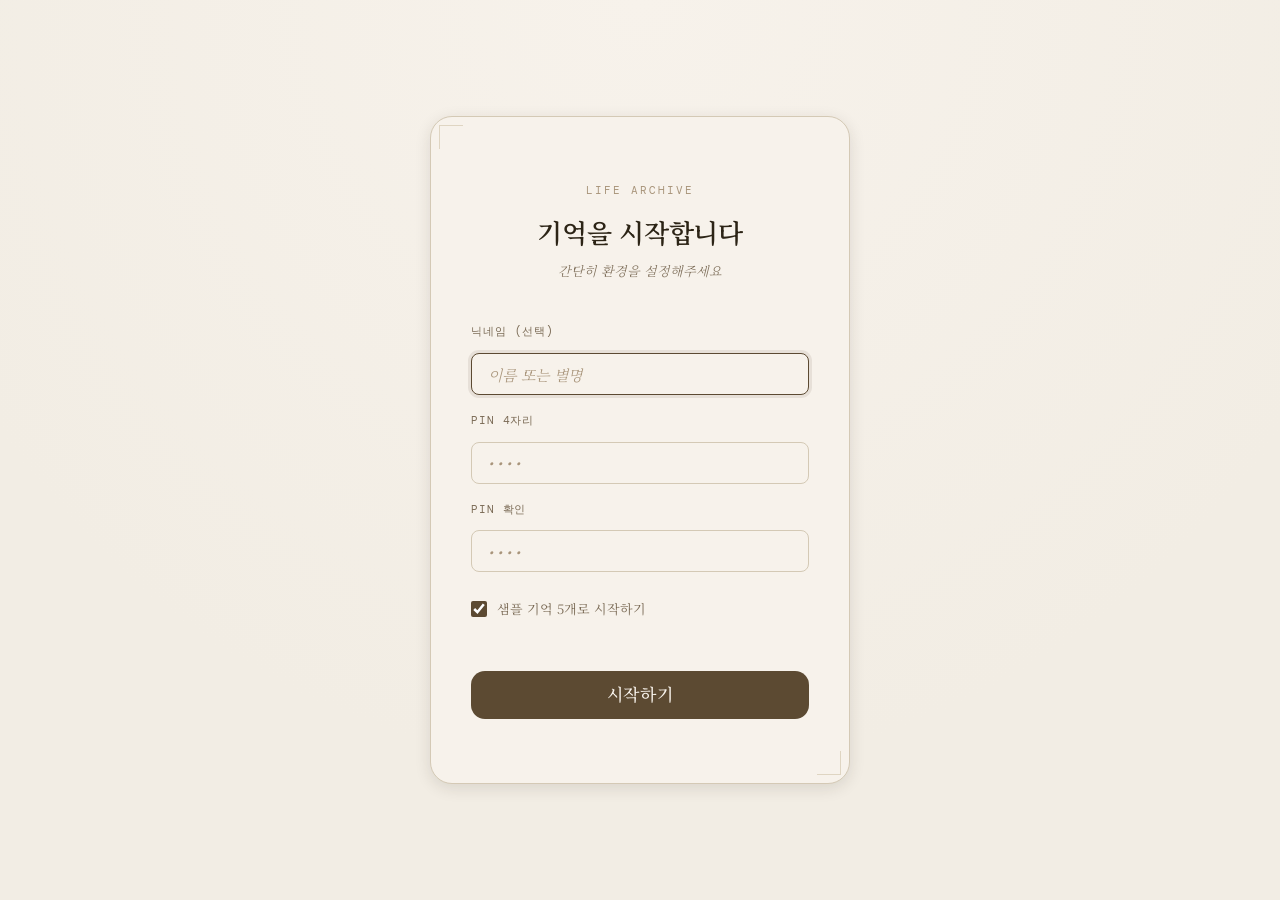
<file: index.html>
<!DOCTYPE html>
<html lang="ko">
<head>
  <meta charset="UTF-8" />
  <meta name="viewport" content="width=device-width, initial-scale=1.0" />
  <title>Life Archive — 홈</title>
  <script>
    (() => {
      try {
        const settings = JSON.parse(localStorage.getItem('life_archive_settings') || '{}');
        if (settings.theme === 'dark') document.documentElement.dataset.theme = 'dark';
      } catch {}
    })();
  </script>
  <link rel="stylesheet" href="./css/reset.css" />
  <link rel="stylesheet" href="./css/theme.css" />
  <link rel="stylesheet" href="./css/style.css" />
  <link rel="stylesheet" href="./css/index.css" />
</head>
<body>

  <div class="app-layout">
    <aside class="sidebar">
      <div class="sidebar-logo">
        <div class="sidebar-logo-title">Life Archive</div>
        <div class="sidebar-logo-sub">memory · regret</div>
      </div>

      <nav class="sidebar-nav">
        <a class="nav-item active" href="./index.html">홈</a>
        <a class="nav-item" href="./archive.html">아카이브</a>
        <a class="nav-item" href="./write.html">기록</a>
        <a class="nav-item" href="./timeline.html">타임라인</a>
        <a class="nav-item" href="./settings.html">설정</a>
      </nav>

      <div class="sidebar-quote">
        <p>기억은 사라지지 않는다,<br />다만 흩어질 뿐이다.</p>
      </div>
    </aside>

    <nav class="mobile-nav" aria-label="모바일 네비게이션">
      <div class="mobile-nav-inner">
        <a class="mobile-nav-item active" href="./index.html">홈</a>
        <a class="mobile-nav-item" href="./archive.html">아카이브</a>
        <a class="mobile-nav-item" href="./write.html">기록</a>
        <a class="mobile-nav-item" href="./timeline.html">타임라인</a>
        <a class="mobile-nav-item" href="./settings.html">설정</a>
      </div>
    </nav>

    <main class="main-content">
      <div class="container">

        <header class="home-header">
          <p class="label-text" id="home-label">Life Archive</p>
          <h1 class="page-title" id="home-title">오늘의 기억</h1>
          <p class="page-subtitle">흩어진 조각을 천천히 다시 엮어요</p>
        </header>

        <section class="home-summary" id="home-summary" hidden>
          <div class="home-summary-item">
            <span class="home-summary-value" id="home-total">0</span>
            <span class="home-summary-label">기억</span>
          </div>
          <div class="home-summary-item">
            <span class="home-summary-value" id="home-years">0</span>
            <span class="home-summary-label">연도</span>
          </div>
          <div class="home-summary-item">
            <span class="home-summary-value" id="home-top-emotion">—</span>
            <span class="home-summary-label">주요 감정</span>
          </div>
        </section>

        <section class="home-section" id="on-this-day-section" hidden>
          <div class="home-section-header">
            <div>
              <p class="label-text">On This Day</p>
              <h2 class="section-title">몇 년 전 오늘</h2>
            </div>
            <a class="memory-card-link" href="./archive.html">전체 보기 →</a>
          </div>
          <div class="home-memory-list" id="on-this-day-list"></div>
        </section>

        <section class="home-section" id="emotion-section" hidden>
          <div class="home-section-header">
            <div>
              <p class="label-text">Mood Flow</p>
              <h2 class="section-title">최근 감정 흐름</h2>
            </div>
          </div>
          <div class="home-emotion-chart" id="home-emotion-chart"></div>
        </section>

        <section class="home-cta decor-border">
          <p class="home-cta-title">오늘 남기고 싶은 장면이 있나요?</p>
          <a class="btn btn-primary btn-lg" href="./write.html">＋ 지금 기억 남기기</a>
        </section>

        <section id="home-empty" class="empty-state" hidden>
          <div class="empty-state-icon">◌</div>
          <p class="empty-state-title">아직 기록된 기억이 없습니다</p>
          <p class="empty-state-desc">첫 기억을 남기면 이곳에 흐름이 생겨요</p>
          <a class="btn btn-outline" href="./write.html">기록 시작하기</a>
        </section>

      </div>
    </main>
  </div>

  <script src="./js/utils.js"></script>
  <script src="./js/storage.js"></script>
  <script src="./js/emotion.js"></script>
  <script src="./js/app.js"></script>
  <script src="./js/index.js"></script>
</body>
</html>
</file>
<file: css/theme.css>
@import url('https://fonts.googleapis.com/css2?family=Noto+Serif+KR:wght@300;400;500;600;700&family=DM+Mono:ital,wght@0,300;0,400;0,500;1,300&display=swap');

/* ============================================
   LIFE ARCHIVE — Modern Vintage Design System
   ============================================ */

:root {

  /* ── Colors ── */
  --color-bg:           #F2EDE4;
  --color-surface:      #EBE4D8;
  --color-surface-soft: #E3DBC9;
  --color-text:         #2C2416;
  --color-muted:        #7A6A55;
  --color-subtle:       #A8947A;
  --color-primary:      #5C4A32;
  --color-primary-soft: rgba(92, 74, 50, 0.10);
  --color-gold:         #B8945A;
  --color-border:       #D4C9B5;
  --color-border-soft:  #E0D8CC;
  --color-danger:       #B85C5C;

  /* ── Decorative ── */
  --color-sepia-light:  #F7F2EB;
  --color-sepia-dark:   #C9B99A;
  --color-ink:          #1A1208;

  /* ── Emotion Colors ── */
  --emotion-happy:      #C4883A;
  --emotion-anxiety:    #7B6A9E;
  --emotion-anger:      #B85C5C;
  --emotion-lethargy:   #8A8070;
  --emotion-lonely:     #5A7A9A;
  --emotion-hope:       #5A8A6A;
  --emotion-regret:     #A87A4A;
  --emotion-excited:    #A86A80;
  --emotion-fear:       #4A6A7A;
  --emotion-confused:   #7A7A7A;

  /* ── Typography ── */
  --font-serif: 'Noto Serif KR', 'Georgia', serif;
  --font-mono:  'DM Mono', 'Courier New', monospace;

  /* ── Font Sizes ── */
  --text-xs:   11px;
  --text-sm:   13px;
  --text-base: 15px;
  --text-md:   17px;
  --text-lg:   21px;
  --text-xl:   26px;
  --text-2xl:  32px;
  --text-3xl:  42px;

  /* ── Spacing ── */
  --space-xs:  6px;
  --space-sm:  10px;
  --space-md:  16px;
  --space-lg:  24px;
  --space-xl:  40px;
  --space-2xl: 64px;

  /* ── Border Radius ── */
  --radius-sm: 8px;
  --radius-md: 14px;
  --radius-lg: 22px;
  --radius-arch: 120px 120px 8px 8px; /* 아치형 */

  /* ── Shadows ── */
  --shadow-sm: 0 1px 4px rgba(44, 36, 22, 0.08);
  --shadow-md: 0 4px 16px rgba(44, 36, 22, 0.12);
  --shadow-lg: 0 8px 32px rgba(44, 36, 22, 0.16);

  /* ── Transitions ── */
  --transition-fast: 150ms ease;
  --transition-base: 250ms ease;
  --transition-slow: 400ms ease;

  /* ── Layout ── */
  --sidebar-width:  220px;
  --content-max:    920px;
  --header-height:  56px;
  --control-height: 42px;
  --control-height-sm: 34px;
  --control-height-lg: 48px;
}

[data-theme="dark"] {
  --color-bg:           #16130F;
  --color-surface:      #211C16;
  --color-surface-soft: #2B241C;
  --color-text:         #F1E7D8;
  --color-muted:        #C0AE96;
  --color-subtle:       #8F7F68;
  --color-primary:      #D6BE92;
  --color-primary-soft: rgba(214, 190, 146, 0.12);
  --color-gold:         #CDA867;
  --color-border:       #4A3D2F;
  --color-border-soft:  #342C23;
  --color-danger:       #D17A7A;

  --color-sepia-light:  #1C1813;
  --color-sepia-dark:   #6F5E47;
  --color-ink:          #F7F2EB;

  --shadow-sm: 0 1px 4px rgba(0, 0, 0, 0.24);
  --shadow-md: 0 4px 16px rgba(0, 0, 0, 0.32);
  --shadow-lg: 0 8px 32px rgba(0, 0, 0, 0.42);
}
</file>
<file: css/style.css>
@import url('./theme.css');

/* ============================================
   LIFE ARCHIVE — Modern Vintage Base Styles
   ============================================ */


/* ── Reset ─────────────────────────────────── */
*, *::before, *::after {
  box-sizing: border-box;
  margin: 0;
  padding: 0;
}

html {
  font-size: 16px;
  -webkit-text-size-adjust: 100%;
}

body {
  font-family: var(--font-serif);
  font-size: var(--text-base);
  color: var(--color-text);
  background-color: var(--color-bg);
  line-height: 1.7;
  min-height: 100vh;
  -webkit-font-smoothing: antialiased;
}

a {
  color: inherit;
  text-decoration: none;
}

button, input, textarea, select {
  font-family: var(--font-serif);
  font-size: var(--text-base);
}

img {
  display: block;
  max-width: 100%;
}

ul, ol { list-style: none; }


/* ── 장식 테두리 (시안의 금색 코너 장식) ── */
.decor-border {
  position: relative;
}

.decor-border::before,
.decor-border::after {
  content: '';
  position: absolute;
  width: 24px;
  height: 24px;
  border-color: var(--color-sepia-dark);
  border-style: solid;
  opacity: 0.5;
}

.decor-border::before {
  top: 8px;
  left: 8px;
  border-width: 1px 0 0 1px;
}

.decor-border::after {
  bottom: 8px;
  right: 8px;
  border-width: 0 1px 1px 0;
}


/* ── Layout ─────────────────────────────────── */

.app-layout {
  display: flex;
  min-height: 100vh;
}

.main-content {
  flex: 1;
  margin-left: var(--sidebar-width);
  padding: var(--space-lg) var(--space-xl) var(--space-xl);
  width: 100%;
}

.container {
  width: 100%;
  max-width: var(--content-max);
  margin: 0 auto;
}


/* ── Sidebar ─────────────────────────────────── */

.sidebar {
  position: fixed;
  top: 0;
  left: 0;
  width: var(--sidebar-width);
  height: 100vh;
  background: var(--color-surface);
  border-right: 1px solid var(--color-border);
  display: flex;
  flex-direction: column;
  padding: var(--space-lg) 0;
  z-index: 100;
}

.sidebar-logo {
  padding: 0 var(--space-lg) var(--space-lg);
  border-bottom: 1px solid var(--color-border-soft);
  margin-bottom: var(--space-md);
}

.sidebar-logo-title {
  font-family: var(--font-serif);
  font-size: var(--text-md);
  font-weight: 700;
  color: var(--color-text);
  letter-spacing: 0.02em;
}

.sidebar-logo-sub {
  font-family: var(--font-mono);
  font-size: var(--text-xs);
  color: var(--color-subtle);
  margin-top: 2px;
  font-style: italic;
}

.sidebar-nav {
  flex: 1;
  padding: 0 var(--space-sm);
}

.nav-item {
  display: flex;
  align-items: center;
  gap: var(--space-sm);
  padding: var(--space-sm) var(--space-md);
  border-radius: var(--radius-sm);
  color: var(--color-muted);
  font-size: var(--text-sm);
  font-weight: 400;
  cursor: pointer;
  transition: all var(--transition-fast);
}

.nav-item:hover {
  color: var(--color-text);
  background: var(--color-surface-soft);
}

.nav-item.active {
  color: var(--color-primary);
  background: var(--color-primary-soft);
  font-weight: 500;
}

.nav-item svg,
.nav-item .nav-icon {
  width: 16px;
  height: 16px;
  flex-shrink: 0;
  opacity: 0.7;
}

/* 사이드바 하단 인용구 영역 */
.sidebar-quote {
  margin: var(--space-md);
  padding: var(--space-md);
  background: var(--color-sepia-light);
  border: 1px solid var(--color-border-soft);
  border-radius: var(--radius-sm);
  position: relative;
}

.sidebar-quote::before {
  content: '\201C';
  font-family: Georgia, serif;
  font-size: 32px;
  color: var(--color-sepia-dark);
  position: absolute;
  top: -4px;
  left: 10px;
  line-height: 1;
}

.sidebar-quote::after {
  content: '\201D';
  font-family: Georgia, serif;
  font-size: 32px;
  color: var(--color-sepia-dark);
  position: absolute;
  bottom: -16px;
  right: 10px;
  line-height: 1;
}

.sidebar-quote p {
  font-family: var(--font-serif);
  font-size: var(--text-xs);
  color: var(--color-muted);
  line-height: 1.8;
  font-weight: 300;
  text-align: center;
  font-style: italic;
}

/* 모바일 하단 네비 */
.mobile-nav {
  display: none;
  position: fixed;
  bottom: 0;
  left: 0;
  right: 0;
  background: var(--color-surface);
  border-top: 1px solid var(--color-border);
  padding: var(--space-xs) var(--space-sm) calc(var(--space-xs) + env(safe-area-inset-bottom));
  z-index: 200;
  box-shadow: 0 -4px 16px rgba(44, 36, 22, 0.08);
}

.mobile-nav-inner {
  display: flex;
  justify-content: space-around;
  align-items: center;
  max-width: 480px;
  margin: 0 auto;
  gap: 4px;
}

.mobile-nav-item {
  display: flex;
  flex-direction: column;
  align-items: center;
  gap: 4px;
  flex: 1;
  min-width: 0;
  padding: 7px 4px;
  color: var(--color-subtle);
  font-size: 11px;
  font-family: var(--font-mono);
  line-height: 1.2;
  text-align: center;
  cursor: pointer;
  transition: color var(--transition-fast);
}

.mobile-nav-item:hover,
.mobile-nav-item.active {
  color: var(--color-primary);
  background: var(--color-primary-soft);
  border-radius: var(--radius-sm);
}

.mobile-nav-item svg {
  width: 20px;
  height: 20px;
}


/* ── Typography ─────────────────────────────── */

.page-title {
  font-family: var(--font-serif);
  font-size: var(--text-xl);
  font-weight: 600;
  color: var(--color-text);
  letter-spacing: 0;
  line-height: 1.3;
}

.page-subtitle {
  font-family: var(--font-serif);
  font-size: var(--text-sm);
  color: var(--color-muted);
  margin-top: var(--space-xs);
  font-weight: 300;
}

.section-title {
  font-family: var(--font-serif);
  font-size: var(--text-base);
  font-weight: 500;
  color: var(--color-text);
  margin-bottom: var(--space-md);
}

.date-text {
  font-family: var(--font-mono);
  font-size: var(--text-xs);
  color: var(--color-subtle);
  letter-spacing: 0.06em;
  text-transform: uppercase;
}

.label-text {
  font-family: var(--font-mono);
  font-size: var(--text-xs);
  color: var(--color-subtle);
  text-transform: uppercase;
  letter-spacing: 0.08em;
}

.body-text {
  font-family: var(--font-serif);
  font-size: var(--text-sm);
  color: var(--color-muted);
  line-height: 1.8;
  font-weight: 300;
}


/* ── Card ───────────────────────────────────── */

.card {
  background: var(--color-sepia-light);
  border: 1px solid var(--color-border);
  border-radius: var(--radius-md);
  padding: var(--space-md);
  box-shadow: var(--shadow-sm);
  transition:
    border-color var(--transition-base),
    box-shadow var(--transition-base),
    transform var(--transition-fast);
}

.card:hover {
  border-color: var(--color-sepia-dark);
  box-shadow: var(--shadow-md);
  transform: translateY(-1px);
}

.card-soft {
  background: var(--color-surface);
  border: 1px solid var(--color-border-soft);
  border-radius: var(--radius-md);
  padding: var(--space-md);
}


/* ── Memory Card ─────────────────────────────── */

.memory-card {
  background: var(--color-sepia-light);
  border: 1px solid var(--color-border);
  border-radius: var(--radius-md);
  padding: var(--space-md);
  display: flex;
  gap: var(--space-md);
  cursor: pointer;
  transition:
    border-color var(--transition-base),
    box-shadow var(--transition-base),
    transform var(--transition-fast),
    background var(--transition-fast);
}

.memory-card:hover {
  border-color: var(--color-sepia-dark);
  box-shadow: 0 5px 18px rgba(44, 36, 22, 0.10);
  transform: translateY(-2px);
}

/* 아치형 이미지 (시안 핵심 요소) */
.memory-card-image {
  width: 96px;
  height: 128px;
  border-radius: var(--radius-arch);
  object-fit: cover;
  flex-shrink: 0;
  background: var(--color-surface-soft);
  border: 1px solid var(--color-border);
}

.memory-card-image-placeholder {
  width: 96px;
  height: 128px;
  border-radius: var(--radius-arch);
  background: var(--color-surface-soft);
  border: 1px solid var(--color-border-soft);
  flex-shrink: 0;
  display: flex;
  align-items: center;
  justify-content: center;
  color: var(--color-subtle);
  font-size: 18px;
}

.memory-card-body {
  flex: 1;
  min-width: 0;
  display: flex;
  flex-direction: column;
  justify-content: center;
}

.memory-card-title {
  font-family: var(--font-serif);
  font-size: var(--text-md);
  font-weight: 600;
  color: var(--color-text);
  margin-bottom: var(--space-xs);
  line-height: 1.3;
}

.memory-card-text {
  font-family: var(--font-serif);
  font-size: var(--text-sm);
  color: var(--color-muted);
  font-weight: 300;
  line-height: 1.65;
  display: -webkit-box;
  -webkit-line-clamp: 2;
  -webkit-box-orient: vertical;
  overflow: hidden;
  margin-bottom: var(--space-sm);
}

.memory-card-link {
  font-family: var(--font-serif);
  font-size: var(--text-xs);
  color: var(--color-subtle);
  display: inline-flex;
  align-items: center;
  gap: 4px;
  transition: color var(--transition-fast);
}

.memory-card-link:hover {
  color: var(--color-primary);
}

.memory-card-footer {
  display: flex;
  align-items: center;
  gap: var(--space-xs);
  margin-bottom: 0;
  flex-wrap: wrap;
}


/* ── Button ─────────────────────────────────── */

.btn {
  display: inline-flex;
  align-items: center;
  justify-content: center;
  gap: var(--space-xs);
  min-height: var(--control-height);
  padding: 0 var(--space-lg);
  border-radius: var(--radius-sm);
  font-family: var(--font-serif);
  font-size: var(--text-sm);
  font-weight: 500;
  cursor: pointer;
  border: none;
  transition: all var(--transition-fast);
  white-space: nowrap;
  letter-spacing: 0.02em;
}

/* 기본 — 다크 브라운 */
.btn-primary {
  background: var(--color-primary);
  color: var(--color-sepia-light);
  box-shadow: none;
}

.btn-primary:hover {
  background: var(--color-ink);
  box-shadow: 0 4px 12px rgba(44, 36, 22, 0.14);
  transform: translateY(-1px);
}

.btn-primary:active {
  transform: translateY(0);
}

/* 외곽선 */
.btn-outline {
  background: transparent;
  border: 1px solid var(--color-border);
  color: var(--color-muted);
}

.btn-outline:hover {
  border-color: var(--color-primary);
  color: var(--color-primary);
  background: var(--color-primary-soft);
}

/* 고스트 */
.btn-ghost {
  background: transparent;
  color: var(--color-muted);
  min-height: var(--control-height-sm);
  padding: 0 var(--space-sm);
}

.btn-ghost:hover {
  color: var(--color-text);
  background: var(--color-surface-soft);
}

/* 위험 */
.btn-danger {
  background: transparent;
  border: 1px solid var(--color-danger);
  color: var(--color-danger);
}

.btn-danger:hover {
  background: rgba(184, 92, 92, 0.08);
}

.btn-full { width: 100%; }

.btn-sm {
  min-height: var(--control-height-sm);
  padding: 0 var(--space-sm);
  font-size: var(--text-xs);
}

.btn-lg {
  min-height: var(--control-height-lg);
  padding: 0 var(--space-xl);
  font-size: var(--text-md);
  border-radius: var(--radius-md);
  letter-spacing: 0.04em;
}


/* ── Input ──────────────────────────────────── */

.input {
  width: 100%;
  min-height: var(--control-height);
  background: var(--color-sepia-light);
  border: 1px solid var(--color-border);
  border-radius: var(--radius-sm);
  padding: 0 var(--space-md);
  color: var(--color-text);
  font-family: var(--font-serif);
  font-size: var(--text-base);
  font-weight: 300;
  transition: border-color var(--transition-fast), box-shadow var(--transition-fast);
  outline: none;
}

.input::placeholder {
  color: var(--color-subtle);
  font-weight: 300;
  font-style: italic;
}

.input:focus {
  border-color: var(--color-primary);
  box-shadow: 0 0 0 3px var(--color-primary-soft);
}

.textarea {
  resize: vertical;
  min-height: 120px;
  padding-top: var(--space-sm);
  padding-bottom: var(--space-sm);
  line-height: 1.9;
}

.input-label {
  display: block;
  font-family: var(--font-mono);
  font-size: var(--text-xs);
  color: var(--color-muted);
  text-transform: uppercase;
  letter-spacing: 0.08em;
  margin-bottom: var(--space-xs);
}

.form-group {
  display: flex;
  flex-direction: column;
  gap: var(--space-xs);
  margin-bottom: var(--space-md);
}

.write-extra[hidden] {
  display: none;
}

.write-extra.is-open {
  display: flex;
}

/* 회고 펼치기 영역 */
.regret-section {
  border-top: 1px solid var(--color-border-soft);
  margin-top: var(--space-md);
  padding-top: var(--space-md);
  display: none; /* JS로 토글 */
}

.regret-section.open {
  display: block;
}

.regret-question {
  display: flex;
  align-items: flex-start;
  gap: var(--space-sm);
  margin-bottom: var(--space-md);
}

.regret-question input[type="checkbox"] {
  width: auto;
  margin-top: 3px;
  flex-shrink: 0;
  accent-color: var(--color-primary);
}

.regret-question-text {
  flex: 1;
}

.regret-question-label {
  font-family: var(--font-serif);
  font-size: var(--text-sm);
  color: var(--color-text);
  display: block;
  margin-bottom: var(--space-xs);
  cursor: pointer;
}

.regret-answer {
  display: none;
}

.regret-answer.visible {
  display: block;
}


/* ── Emotion Tag ─────────────────────────────── */

.emotion-tag {
  display: inline-flex;
  align-items: center;
  gap: 5px;
  padding: 3px var(--space-sm);
  border-radius: 100px;
  font-family: var(--font-serif);
  font-size: var(--text-xs);
  background: var(--color-surface);
  border: 1px solid var(--color-border);
  color: var(--color-muted);
  cursor: pointer;
  transition: all var(--transition-fast);
  user-select: none;
  font-weight: 400;
}

.emotion-tag::before {
  content: '';
  width: 5px;
  height: 5px;
  border-radius: 50%;
  background: currentColor;
  flex-shrink: 0;
}

.emotion-tag:hover,
.emotion-tag.selected {
  border-color: currentColor;
  background: rgba(92, 74, 50, 0.06);
}

/* 감정별 색상 */
.emotion-tag[data-emotion="행복"]   { color: var(--emotion-happy); }
.emotion-tag[data-emotion="불안"]   { color: var(--emotion-anxiety); }
.emotion-tag[data-emotion="분노"]   { color: var(--emotion-anger); }
.emotion-tag[data-emotion="무기력"] { color: var(--emotion-lethargy); }
.emotion-tag[data-emotion="외로움"] { color: var(--emotion-lonely); }
.emotion-tag[data-emotion="희망"]   { color: var(--emotion-hope); }
.emotion-tag[data-emotion="후회"]   { color: var(--emotion-regret); }
.emotion-tag[data-emotion="설렘"]   { color: var(--emotion-excited); }
.emotion-tag[data-emotion="두려움"] { color: var(--emotion-fear); }
.emotion-tag[data-emotion="혼란"]   { color: var(--emotion-confused); }


/* ── Divider ─────────────────────────────────── */

.divider {
  height: 1px;
  background: var(--color-border);
  margin: var(--space-lg) 0;
}

/* 장식 구분선 */
.divider-ornament {
  display: flex;
  align-items: center;
  gap: var(--space-sm);
  margin: var(--space-lg) 0;
  color: var(--color-sepia-dark);
}

.divider-ornament::before,
.divider-ornament::after {
  content: '';
  flex: 1;
  height: 1px;
  background: var(--color-border);
}

.divider-ornament span {
  font-family: var(--font-mono);
  font-size: var(--text-xs);
  letter-spacing: 0.1em;
  color: var(--color-subtle);
}


/* ── Badge ───────────────────────────────────── */

.badge {
  display: inline-flex;
  align-items: center;
  padding: 3px var(--space-xs);
  border-radius: 4px;
  font-family: var(--font-mono);
  font-size: 10px;
  letter-spacing: 0.03em;
  background: var(--color-surface);
  border: 1px solid var(--color-border);
  color: var(--color-muted);
}

.badge-date {
  background: var(--color-sepia-light);
  border: 1px solid var(--color-border);
  color: var(--color-muted);
  font-size: var(--text-xs);
  padding: 4px var(--space-sm);
  border-radius: var(--radius-sm);
}

.badge-gold {
  background: rgba(184, 148, 90, 0.10);
  border-color: rgba(184, 148, 90, 0.30);
  color: var(--color-gold);
}

.badge-regret {
  background: rgba(92, 74, 50, 0.08);
  border-color: rgba(92, 74, 50, 0.20);
  color: var(--color-primary);
}


/* ── Emotion Bar (감정 흐름 차트) ── */

.emotion-bar-item {
  display: flex;
  align-items: center;
  gap: var(--space-sm);
  margin-bottom: var(--space-sm);
}

.emotion-bar-icon {
  font-size: 14px;
  width: 20px;
  text-align: center;
  flex-shrink: 0;
}

.emotion-bar-track {
  flex: 1;
  height: 4px;
  background: var(--color-border);
  border-radius: 2px;
  overflow: hidden;
}

.emotion-bar-fill {
  height: 100%;
  border-radius: 2px;
  background: var(--color-sepia-dark);
  transition: width var(--transition-slow);
}

.emotion-bar-pct {
  font-family: var(--font-mono);
  font-size: var(--text-xs);
  color: var(--color-subtle);
  width: 32px;
  text-align: right;
  flex-shrink: 0;
}


/* ── Empty State ─────────────────────────────── */

.empty-state {
  display: flex;
  flex-direction: column;
  align-items: center;
  justify-content: center;
  text-align: center;
  padding: var(--space-xl) var(--space-lg);
  gap: var(--space-md);
  background: var(--color-sepia-light);
  border: 1px solid var(--color-border-soft);
  border-radius: var(--radius-md);
}

.empty-state-icon {
  font-size: 32px;
  opacity: 0.32;
}

.empty-state-title {
  font-family: var(--font-serif);
  font-size: var(--text-md);
  color: var(--color-muted);
  font-weight: 400;
}

.empty-state-desc {
  font-family: var(--font-serif);
  font-size: var(--text-sm);
  color: var(--color-subtle);
  font-weight: 300;
  max-width: 320px;
  line-height: 1.8;
  font-style: italic;
}


/* ── Scrollbar ───────────────────────────────── */

::-webkit-scrollbar { width: 4px; height: 4px; }
::-webkit-scrollbar-track { background: transparent; }
::-webkit-scrollbar-thumb {
  background: var(--color-border);
  border-radius: 2px;
}
::-webkit-scrollbar-thumb:hover {
  background: var(--color-sepia-dark);
}


/* ── Utility ─────────────────────────────────── */

.flex            { display: flex; }
.flex-col        { flex-direction: column; }
.items-center    { align-items: center; }
.justify-between { justify-content: space-between; }
.gap-xs          { gap: var(--space-xs); }
.gap-sm          { gap: var(--space-sm); }
.gap-md          { gap: var(--space-md); }
.gap-lg          { gap: var(--space-lg); }
.text-muted      { color: var(--color-muted); }
.text-primary    { color: var(--color-primary); }
.text-gold       { color: var(--color-gold); }
.font-mono       { font-family: var(--font-mono); }
.font-serif      { font-family: var(--font-serif); }


/* ── Responsive ──────────────────────────────── */

@media (max-width: 1024px) {
  :root { --sidebar-width: 180px; }
  .main-content { padding: var(--space-lg); }
}

@media (max-width: 768px) {
  .sidebar { display: none; }
  .mobile-nav { display: block; }

  .main-content {
    margin-left: 0;
    padding: var(--space-md) var(--space-sm);
    padding-bottom: calc(64px + var(--space-xl));
  }

  .page-title { font-size: var(--text-lg); }
  .section-title { margin-bottom: var(--space-sm); }

  /* 모바일에서 아치형 이미지 작게 */
  .memory-card-image,
  .memory-card-image-placeholder {
    width: 68px;
    height: 86px;
  }

  .memory-card,
  .card {
    padding: var(--space-sm);
    gap: var(--space-sm);
  }

  .memory-card-title {
    font-size: var(--text-sm);
    margin-bottom: 4px;
  }

  .memory-card-text {
    font-size: var(--text-xs);
    line-height: 1.55;
    margin-bottom: var(--space-xs);
  }

  .memory-card-footer .emotion-tag:nth-child(n + 3) {
    display: none;
  }

  .btn-lg {
    min-height: var(--control-height);
    padding: 0 var(--space-lg);
    font-size: var(--text-base);
  }

  /* 사이드바 인용구 모바일에선 상단 배너로 */
  .sidebar-quote-mobile {
    display: block;
    margin-bottom: var(--space-md);
    padding: var(--space-sm) var(--space-md);
    background: var(--color-surface);
    border: 1px solid var(--color-border-soft);
    border-radius: var(--radius-sm);
    text-align: center;
    font-family: var(--font-serif);
    font-size: var(--text-xs);
    color: var(--color-muted);
    font-style: italic;
  }
}

@media (max-width: 375px) {
  :root {
    --text-base: 14px;
    --text-sm:   12px;
  }

  .main-content {
    padding: var(--space-md) var(--space-sm);
    padding-bottom: calc(64px + var(--space-xl));
  }

  .memory-card-image,
  .memory-card-image-placeholder {
    width: 60px;
    height: 76px;
  }
}
</file>
<file: css/index.css>
/* ============================================
   LIFE ARCHIVE — Home Page
   허브 / 오늘의 기억 / 감정 흐름
   ============================================ */

.home-header {
  margin-bottom: var(--space-lg);
  padding-bottom: var(--space-md);
  border-bottom: 1px solid var(--color-border-soft);
}

.home-header .label-text {
  margin-bottom: var(--space-xs);
}

.home-summary {
  display: grid;
  grid-template-columns: repeat(3, 1fr);
  gap: var(--space-sm);
  margin-bottom: var(--space-lg);
}

.home-summary-item {
  background: var(--color-sepia-light);
  border: 1px solid var(--color-border-soft);
  border-radius: var(--radius-md);
  padding: var(--space-md);
}

.home-summary-value {
  display: block;
  font-family: var(--font-mono);
  font-size: var(--text-lg);
  color: var(--color-primary);
  line-height: 1.2;
}

.home-summary-label {
  display: block;
  margin-top: var(--space-xs);
  font-family: var(--font-serif);
  font-size: var(--text-xs);
  color: var(--color-subtle);
}

.home-section {
  margin-bottom: var(--space-lg);
}

#on-this-day-section {
  background: var(--color-sepia-light);
  border: 1px solid var(--color-border-soft);
  border-radius: var(--radius-md);
  padding: var(--space-md);
  box-shadow: var(--shadow-sm);
}

.home-section-header {
  display: flex;
  align-items: flex-end;
  justify-content: space-between;
  gap: var(--space-md);
  margin-bottom: var(--space-sm);
  padding-bottom: var(--space-xs);
  border-bottom: 1px solid var(--color-border-soft);
}

.home-section-header .section-title {
  margin-bottom: 0;
}

.home-memory-list {
  display: flex;
  flex-direction: column;
  gap: var(--space-sm);
}

.home-memory-note {
  font-family: var(--font-mono);
  font-size: var(--text-xs);
  color: var(--color-subtle);
  margin-bottom: var(--space-xs);
  letter-spacing: 0.04em;
}

.home-emotion-chart {
  background: var(--color-sepia-light);
  border: 1px solid var(--color-border-soft);
  border-radius: var(--radius-md);
  padding: var(--space-md);
}

.home-cta {
  background: var(--color-sepia-light);
  border: 1px solid var(--color-border-soft);
  border-radius: var(--radius-md);
  padding: var(--space-md);
  margin-bottom: var(--space-lg);
  text-align: center;
  box-shadow: var(--shadow-sm);
}

.home-cta-title {
  margin-bottom: var(--space-sm);
  font-size: var(--text-sm);
  color: var(--color-muted);
  font-style: italic;
}

.home-cta .btn-primary {
  min-height: var(--control-height);
  border: 1px solid var(--color-primary);
  background: transparent;
  color: var(--color-primary);
}

.home-cta .btn-primary:hover {
  background: var(--color-primary-soft);
  box-shadow: none;
}

@media (max-width: 768px) {
  .home-header {
    margin-bottom: var(--space-lg);
  }

  .home-summary {
    grid-template-columns: repeat(2, minmax(0, 1fr));
    gap: var(--space-sm);
  }

  .home-summary-item:first-child {
    grid-column: span 2;
  }

  .home-section-header {
    align-items: center;
    flex-direction: row;
    gap: var(--space-sm);
  }

  .home-cta {
    padding: var(--space-sm);
  }

  .home-cta .btn {
    width: 100%;
  }
}
</file>
<file: css/archive.css>
/* ============================================
   LIFE ARCHIVE — Archive Page
   연도별 기억 + 감정/연도/키워드 필터
   ============================================ */


/* ── Header ──────────────────────────────────── */

.archive-header {
  margin-bottom: var(--space-lg);
  padding-bottom: var(--space-md);
  border-bottom: 1px solid var(--color-border-soft);
}


/* ── Filters ─────────────────────────────────── */

.archive-filters {
  display: flex;
  flex-direction: column;
  gap: var(--space-xs);
  margin-bottom: var(--space-md);
}

.archive-search {
  width: 100%;
}

.archive-filter-row {
  display: flex;
  align-items: center;
  gap: var(--space-sm);
  flex-wrap: wrap;
}

.archive-select {
  width: auto;
  min-width: 160px;
  padding-right: var(--space-md);
  font-family: var(--font-serif);
  cursor: pointer;
}

.archive-emotion-list {
  display: flex;
  flex-wrap: wrap;
  gap: var(--space-xs);
  padding: 0;
}


/* ── Meta (검색 결과 카운트) ─────────────────── */

.archive-meta {
  font-family: var(--font-mono);
  font-size: var(--text-xs);
  color: var(--color-subtle);
  letter-spacing: 0.06em;
  text-transform: uppercase;
  margin-bottom: var(--space-md);
}


/* ── 연도 그룹 ──────────────────────────────── */

.year-group {
  margin-bottom: var(--space-lg);
}

.year-group-header {
  display: flex;
  align-items: baseline;
  gap: var(--space-sm);
  margin-bottom: var(--space-sm);
  padding-bottom: var(--space-xs);
  border-bottom: 1px solid var(--color-border-soft);
}

.year-group-title {
  font-family: var(--font-mono);
  font-size: var(--text-md);
  font-weight: 500;
  color: var(--color-primary);
  letter-spacing: 0.04em;
}

.year-group-count {
  font-family: var(--font-mono);
  font-size: var(--text-xs);
  color: var(--color-subtle);
  letter-spacing: 0.06em;
}


/* ── 메모리 카드 그리드 ─────────────────────── */

.year-group-list {
  display: flex;
  flex-direction: column;
  gap: var(--space-sm);
}


/* memory-card 본문은 style.css의 공통 클래스 재사용 */
.memory-card-meta {
  display: flex;
  align-items: center;
  gap: var(--space-xs);
  margin-bottom: var(--space-xs);
  flex-wrap: wrap;
}


/* ── Empty state (필터 결과 없음) ─────────────── */

.archive-empty {
  text-align: center;
  padding: var(--space-2xl) var(--space-lg);
  color: var(--color-subtle);
  font-style: italic;
  font-family: var(--font-serif);
}


/* ── Responsive ──────────────────────────────── */

@media (max-width: 768px) {
  .archive-header {
    margin-bottom: var(--space-lg);
  }

  .archive-filter-row {
    flex-direction: column;
    align-items: stretch;
  }

  .archive-select {
    width: 100%;
  }

  .year-group-list {
    display: grid;
    grid-template-columns: 1fr;
    gap: var(--space-sm);
  }

  .year-group-list .memory-card {
    min-width: 0;
    flex-direction: row;
    align-items: center;
  }

  .year-group-list .memory-card-image,
  .year-group-list .memory-card-image-placeholder {
    width: 86px;
    height: 108px;
    aspect-ratio: auto;
    border-radius: var(--radius-arch);
  }

  .year-group-list .memory-card-body {
    justify-content: flex-start;
  }

  .year-group-list .memory-card-meta {
    margin-bottom: 4px;
  }

  .year-group-list .badge-regret {
    display: none;
  }
}

@media (min-width: 640px) and (max-width: 768px) {
  .year-group-list {
    grid-template-columns: repeat(2, minmax(0, 1fr));
  }

  .year-group-list .memory-card {
    flex-direction: column;
    align-items: stretch;
  }

  .year-group-list .memory-card-image,
  .year-group-list .memory-card-image-placeholder {
    width: 100%;
    height: 150px;
    aspect-ratio: auto;
    border-radius: var(--radius-sm);
  }
}

@media (max-width: 360px) {
  .year-group-list .memory-card-image,
  .year-group-list .memory-card-image-placeholder {
    width: 72px;
    height: 92px;
  }
}
</file>
<file: css/detail.css>
/* ============================================
   LIFE ARCHIVE — Detail Page
   기억 상세 보기
   ============================================ */


/* ── 뒤로 가기 ──────────────────────────────── */

.detail-back {
  display: inline-flex;
  align-items: center;
  gap: 4px;
  font-family: var(--font-mono);
  font-size: var(--text-xs);
  color: var(--color-subtle);
  letter-spacing: 0.06em;
  margin-bottom: var(--space-lg);
  transition: color var(--transition-fast);
}

.detail-back:hover {
  color: var(--color-primary);
}


/* ── Article ────────────────────────────────── */

.detail-article {
  display: flex;
  flex-direction: column;
  gap: var(--space-md);
}


/* ── Header (날짜 + 타입) ────────────────────── */

.detail-meta {
  display: flex;
  align-items: center;
  gap: var(--space-xs);
  flex-wrap: wrap;
}


/* ── Hero Image (아치형) ─────────────────────── */

.detail-image {
  align-self: flex-start;
  width: 180px;
  height: 230px;
  border-radius: var(--radius-arch);
  object-fit: cover;
  border: 1px solid var(--color-border);
  background: var(--color-surface-soft);
  box-shadow: var(--shadow-sm);
}


/* ── Title ──────────────────────────────────── */

.detail-title {
  font-family: var(--font-serif);
  font-size: var(--text-xl);
  font-weight: 600;
  color: var(--color-text);
  letter-spacing: 0;
  line-height: 1.3;
}


/* ── Text 본문 ──────────────────────────────── */

.detail-text {
  font-family: var(--font-serif);
  font-size: var(--text-md);
  color: var(--color-text);
  line-height: 1.75;
  font-weight: 300;
  white-space: pre-wrap;
  word-break: break-word;
}


/* ── 감정 영역 ──────────────────────────────── */

.detail-emotions {
  display: flex;
  flex-wrap: wrap;
  gap: var(--space-xs);
}


/* ── 정보 섹션 (장소·사람·태그·음악·회고) ──── */

.detail-section {
  background: var(--color-sepia-light);
  border: 1px solid var(--color-border-soft);
  border-radius: var(--radius-md);
  padding: var(--space-md);
}

.detail-section-title {
  font-family: var(--font-mono);
  font-size: var(--text-xs);
  color: var(--color-subtle);
  text-transform: uppercase;
  letter-spacing: 0.08em;
  margin-bottom: var(--space-sm);
}

.detail-section-body {
  font-family: var(--font-serif);
  font-size: var(--text-sm);
  color: var(--color-text);
  line-height: 1.8;
  font-weight: 300;
}


/* ── 회고 Q&A ──────────────────────────────── */

.detail-regret-item {
  margin-bottom: var(--space-md);
}

.detail-regret-item:last-child {
  margin-bottom: 0;
}

.detail-regret-q {
  font-family: var(--font-serif);
  font-size: var(--text-sm);
  color: var(--color-primary);
  font-weight: 500;
  margin-bottom: var(--space-xs);
}

.detail-regret-a {
  font-family: var(--font-serif);
  font-size: var(--text-sm);
  color: var(--color-muted);
  line-height: 1.8;
  font-weight: 300;
  font-style: italic;
  white-space: pre-wrap;
  word-break: break-word;
}


/* ── 음악 ───────────────────────────────────── */

.detail-music-link {
  display: inline-flex;
  align-items: center;
  gap: 4px;
  color: var(--color-gold);
  text-decoration: underline;
  text-underline-offset: 3px;
}

.detail-music-link:hover {
  color: var(--color-primary);
}


/* ── 태그 / 사람 (인라인 칩) ────────────────── */

.detail-chip-list {
  display: flex;
  flex-wrap: wrap;
  gap: var(--space-xs);
}

.detail-chip {
  display: inline-flex;
  padding: 3px var(--space-sm);
  border-radius: 100px;
  background: var(--color-surface);
  border: 1px solid var(--color-border);
  color: var(--color-muted);
  font-family: var(--font-serif);
  font-size: var(--text-xs);
}


/* ── Footer (날짜 / createdAt) ───────────────── */

.detail-footer {
  font-family: var(--font-mono);
  font-size: var(--text-xs);
  color: var(--color-subtle);
  letter-spacing: 0.04em;
  padding-top: var(--space-md);
  border-top: 1px solid var(--color-border-soft);
}


/* ── 액션 ───────────────────────────────────── */

.detail-actions {
  display: flex;
  justify-content: flex-end;
  gap: var(--space-sm);
  padding-top: var(--space-md);
  border-top: 1px solid var(--color-border-soft);
}


/* ── Responsive ──────────────────────────────── */

@media (max-width: 768px) {
  .detail-image {
    width: 100%;
    max-width: 280px;
    height: 320px;
    align-self: center;
  }

  .detail-title {
    font-size: var(--text-xl);
  }

  .detail-text {
    font-size: var(--text-base);
  }

  .detail-actions {
    flex-direction: column-reverse;
  }

  .detail-actions .btn {
    width: 100%;
  }
}
</file>
<file: css/lock.css>
/* ============================================
   LIFE ARCHIVE — Lock Page
   PIN 잠금 화면 전용 스타일
   ============================================ */


/* ── Page Layout ─────────────────────────────── */

.lock-body {
  background:
    radial-gradient(circle at 50% 0%, var(--color-sepia-light), var(--color-bg) 70%);
  min-height: 100vh;
}

.lock-page {
  min-height: 100vh;
  display: flex;
  align-items: center;
  justify-content: center;
  padding: var(--space-lg);
}


/* ── Lock Card ───────────────────────────────── */

.lock-card {
  width: 100%;
  max-width: 360px;
  padding: var(--space-2xl) var(--space-xl);
  background: var(--color-sepia-light);
  border: 1px solid var(--color-border);
  border-radius: var(--radius-lg);
  box-shadow: var(--shadow-md);
  text-align: center;
}


/* ── Header ──────────────────────────────────── */

.lock-header {
  margin-bottom: var(--space-xl);
}

.lock-eyebrow {
  font-family: var(--font-mono);
  font-size: var(--text-xs);
  color: var(--color-subtle);
  text-transform: uppercase;
  letter-spacing: 0.18em;
  margin-bottom: var(--space-sm);
}

.lock-title {
  font-family: var(--font-serif);
  font-size: var(--text-xl);
  font-weight: 600;
  color: var(--color-text);
  letter-spacing: -0.01em;
  margin-bottom: var(--space-xs);
}

.lock-sub {
  font-family: var(--font-serif);
  font-size: var(--text-sm);
  color: var(--color-muted);
  font-weight: 300;
  font-style: italic;
}


/* ── PIN Form ────────────────────────────────── */

.lock-form {
  position: relative;
}

/* 실제 입력은 보이지 않게, 점 인디케이터로 표현 */
.lock-input {
  position: absolute;
  inset: 0;
  width: 100%;
  height: 100%;
  opacity: 0;
  border: none;
  background: transparent;
  cursor: pointer;
}

.lock-input:focus { outline: none; }


/* ── PIN Dots ────────────────────────────────── */

.lock-dots {
  display: flex;
  justify-content: center;
  gap: var(--space-md);
  padding: var(--space-md) 0;
}

.lock-dot {
  width: 14px;
  height: 14px;
  border-radius: 50%;
  background: transparent;
  border: 1.5px solid var(--color-border);
  transition:
    background var(--transition-fast),
    border-color var(--transition-fast),
    transform var(--transition-fast);
}

.lock-dot.filled {
  background: var(--color-primary);
  border-color: var(--color-primary);
  transform: scale(1.1);
}

/* 입력창에 포커스가 있을 때 다음 입력 위치 강조 */
.lock-form:focus-within .lock-dot:not(.filled):first-of-type,
.lock-form:focus-within .lock-dot.filled + .lock-dot:not(.filled) {
  border-color: var(--color-sepia-dark);
}


/* ── Error 메시지 ────────────────────────────── */

.lock-error {
  min-height: 1.4em;
  margin-top: var(--space-md);
  font-family: var(--font-serif);
  font-size: var(--text-sm);
  color: var(--color-danger);
  font-weight: 300;
  font-style: italic;
}


/* ── 흔들림 애니메이션 ──────────────────────── */

@keyframes lock-shake {
  0%, 100% { transform: translateX(0); }
  20%      { transform: translateX(-8px); }
  40%      { transform: translateX(8px); }
  60%      { transform: translateX(-6px); }
  80%      { transform: translateX(4px); }
}

.lock-card.shake {
  animation: lock-shake 380ms ease;
}

.lock-dot.error {
  background: var(--color-danger);
  border-color: var(--color-danger);
}


/* ── Hint ────────────────────────────────────── */

.lock-hint {
  font-family: var(--font-mono);
  font-size: var(--text-xs);
  color: var(--color-subtle);
  letter-spacing: 0.06em;
}


/* ── Setup 변형 (lock 카드 재사용) ───────────── */

.lock-card-wide {
  max-width: 420px;
  text-align: left;
}

.lock-card-wide .lock-header {
  text-align: center;
}

.setup-form .form-group:last-of-type {
  margin-bottom: var(--space-md);
}

.setup-check {
  display: flex;
  align-items: center;
  gap: var(--space-sm);
  padding: var(--space-sm) 0 var(--space-md);
  font-family: var(--font-serif);
  font-size: var(--text-sm);
  color: var(--color-muted);
  cursor: pointer;
}

.setup-check input[type="checkbox"] {
  accent-color: var(--color-primary);
  width: 16px;
  height: 16px;
}


/* ── Responsive ──────────────────────────────── */

@media (max-width: 480px) {
  .lock-card {
    padding: var(--space-xl) var(--space-lg);
    max-width: 100%;
  }

  .lock-dot {
    width: 12px;
    height: 12px;
  }

  .lock-dots {
    gap: var(--space-sm);
  }
}
</file>
<file: css/settings.css>
/* ============================================
   LIFE ARCHIVE — Settings Page
   설정 / PIN / 삭제
   ============================================ */

.settings-header {
  margin-bottom: var(--space-lg);
  padding-bottom: var(--space-md);
  border-bottom: 1px solid var(--color-border-soft);
}

.settings-header .label-text {
  margin-bottom: var(--space-xs);
}

.settings-section {
  background: var(--color-sepia-light);
  border: 1px solid var(--color-border-soft);
  border-radius: var(--radius-md);
  padding: var(--space-md);
  margin-bottom: var(--space-lg);
}

.settings-section .section-title {
  margin-bottom: var(--space-sm);
}

.settings-form {
  display: flex;
  flex-direction: column;
  align-items: flex-start;
  gap: var(--space-sm);
}

.settings-form .form-group {
  width: 100%;
  margin-bottom: 0;
}

.settings-message {
  min-height: 1.4em;
  font-family: var(--font-serif);
  font-size: var(--text-sm);
  color: var(--color-muted);
  font-style: italic;
}

.settings-message.is-error {
  color: var(--color-danger);
}

.settings-danger {
  border-color: rgba(184, 92, 92, 0.28);
}

.settings-danger .body-text {
  margin-bottom: var(--space-md);
}

.settings-section .body-text {
  margin-bottom: var(--space-md);
}

.export-file-input {
  position: absolute;
  width: 1px;
  height: 1px;
  overflow: hidden;
  clip: rect(0, 0, 0, 0);
}

.export-file-button {
  cursor: pointer;
}

.export-message {
  min-height: 1.4em;
  margin-top: var(--space-sm);
  font-family: var(--font-serif);
  font-size: var(--text-sm);
  color: var(--color-muted);
  font-style: italic;
}

.export-message.is-error {
  color: var(--color-danger);
}

@media (max-width: 768px) {
  .settings-header {
    margin-bottom: var(--space-lg);
  }

  .settings-section {
    padding: var(--space-md);
    margin-bottom: var(--space-lg);
  }

  .settings-form .btn,
  .settings-danger .btn,
  .export-file-button {
    width: 100%;
  }
}
</file>
<file: css/timeline.css>
/* ============================================
   LIFE ARCHIVE — Timeline Page
   연도별 감정 흐름
   ============================================ */

.timeline-header {
  margin-bottom: var(--space-lg);
  padding-bottom: var(--space-md);
  border-bottom: 1px solid var(--color-border-soft);
}

.timeline-header .label-text {
  margin-bottom: var(--space-xs);
}

.timeline-result {
  position: relative;
  display: flex;
  flex-direction: column;
  gap: var(--space-lg);
}

.timeline-result::before {
  content: '';
  position: absolute;
  top: var(--space-md);
  bottom: var(--space-md);
  left: 18px;
  width: 1px;
  background: var(--color-border);
}

.timeline-year {
  position: relative;
  display: grid;
  grid-template-columns: 28px 1fr;
  gap: var(--space-sm);
  align-items: stretch;
}

.timeline-dot {
  width: 28px;
  height: 28px;
  border-radius: 50%;
  border: 1px solid var(--color-border);
  background: var(--color-sepia-light);
  box-shadow: var(--shadow-sm);
  z-index: 1;
}

.timeline-card {
  background: var(--color-sepia-light);
  border: 1px solid var(--color-border-soft);
  border-radius: var(--radius-md);
  padding: var(--space-md);
  cursor: pointer;
  transition:
    border-color var(--transition-fast),
    box-shadow var(--transition-fast),
    transform var(--transition-fast);
}

.timeline-card:hover,
.timeline-card:focus {
  border-color: var(--color-sepia-dark);
  box-shadow: var(--shadow-md);
  transform: translateY(-1px);
  outline: none;
}

.timeline-card-header {
  display: flex;
  align-items: baseline;
  justify-content: space-between;
  gap: var(--space-md);
  margin-bottom: var(--space-sm);
}

.timeline-year-title {
  font-family: var(--font-mono);
  font-size: var(--text-lg);
  font-weight: 500;
  color: var(--color-primary);
  letter-spacing: 0.04em;
  line-height: 1.1;
}

.timeline-count {
  font-family: var(--font-mono);
  font-size: var(--text-xs);
  color: var(--color-subtle);
  letter-spacing: 0.06em;
  white-space: nowrap;
}

.timeline-body {
  display: flex;
  flex-direction: column;
  gap: var(--space-sm);
}

.timeline-title {
  font-family: var(--font-serif);
  font-size: var(--text-base);
  color: var(--color-text);
  font-weight: 500;
}

.timeline-text {
  font-family: var(--font-serif);
  font-size: var(--text-sm);
  color: var(--color-muted);
  line-height: 1.8;
  font-weight: 300;
  display: -webkit-box;
  -webkit-line-clamp: 2;
  -webkit-box-orient: vertical;
  overflow: hidden;
}

.timeline-emotions {
  display: flex;
  flex-wrap: wrap;
  gap: var(--space-xs);
}

@media (max-width: 768px) {
  .timeline-header {
    margin-bottom: var(--space-lg);
  }

  .timeline-result {
    gap: var(--space-lg);
  }

  .timeline-result::before {
    left: 14px;
  }

  .timeline-year {
    grid-template-columns: 22px 1fr;
    gap: var(--space-sm);
  }

  .timeline-dot {
    width: 22px;
    height: 22px;
  }

  .timeline-card {
    padding: var(--space-md);
  }

  .timeline-card-header {
    flex-direction: column;
    gap: var(--space-xs);
  }
}
</file>
<file: css/write.css>
/* ============================================
   LIFE ARCHIVE — Write Page
   기억 작성 / 수정 화면
   ============================================ */


/* ── Header ──────────────────────────────────── */

.write-header {
  margin-bottom: var(--space-lg);
  padding-bottom: var(--space-md);
  border-bottom: 1px solid var(--color-border-soft);
}

.write-header .label-text {
  margin-bottom: var(--space-xs);
}


/* ── Form ────────────────────────────────────── */

.write-form {
  display: flex;
  flex-direction: column;
  gap: var(--space-md);
}

.write-form .form-group {
  margin-bottom: 0;
}


/* ── 이미지 업로드 ──────────────────────────── */

.write-image {
  display: flex;
  align-items: flex-start;
  gap: var(--space-md);
}

.write-image-drop {
  flex: 1;
  display: flex;
  flex-direction: column;
  align-items: center;
  justify-content: center;
  gap: var(--space-xs);
  height: 86px;
  background: var(--color-surface);
  border: 1px dashed var(--color-border);
  border-radius: var(--radius-md);
  color: var(--color-subtle);
  font-family: var(--font-serif);
  font-size: var(--text-sm);
  cursor: pointer;
  transition:
    border-color var(--transition-fast),
    background var(--transition-fast),
    color var(--transition-fast);
}

.write-image-drop:hover {
  border-color: var(--color-sepia-dark);
  color: var(--color-muted);
  background: var(--color-sepia-light);
}

.write-image-icon {
  font-size: var(--text-lg);
  font-family: var(--font-mono);
  line-height: 1;
}

.write-image-text {
  font-style: italic;
}


/* 미리보기 (아치형 — 시안 핵심 비주얼) */
.write-image-preview {
  display: flex;
  align-items: flex-start;
  gap: var(--space-md);
}

.write-image-preview img {
  width: 72px;
  height: 88px;
  object-fit: cover;
  border-radius: var(--radius-arch);
  border: 1px solid var(--color-border);
  background: var(--color-surface-soft);
}

.write-image-remove {
  font-size: var(--text-xs);
}


/* ── 감정 태그 리스트 ───────────────────────── */

.write-emotion-list {
  display: flex;
  flex-wrap: wrap;
  gap: var(--space-xs);
  padding: var(--space-sm) 0;
}


/* ── 더 깊이 기록하기 토글 ──────────────────── */

.write-toggle {
  align-self: flex-start;
  margin-top: 0;
}

.write-extra {
  display: flex;
  flex-direction: column;
  gap: var(--space-md);
  margin-top: 0;
}


/* ── 회고 질문 ──────────────────────────────── */

.regret-list {
  display: flex;
  flex-direction: column;
  gap: var(--space-sm);
}

.regret-textarea {
  min-height: 72px;
}


/* ── 액션 버튼 영역 ─────────────────────────── */

.write-actions {
  display: flex;
  justify-content: flex-end;
  gap: var(--space-sm);
  margin-top: var(--space-lg);
  padding-top: var(--space-md);
  border-top: 1px solid var(--color-border-soft);
}


/* ── Responsive ──────────────────────────────── */

@media (max-width: 768px) {
  .write-header {
    margin-bottom: var(--space-lg);
  }

  .write-form,
  .write-extra {
    gap: var(--space-md);
  }

  .write-image {
    flex-direction: column;
  }

  .write-image-drop {
    width: 100%;
    height: 90px;
  }

  .write-image-preview img {
    width: 70px;
    height: 88px;
  }

  .write-actions {
    flex-direction: column-reverse;
  }

  .write-actions .btn {
    width: 100%;
  }
}
</file>
